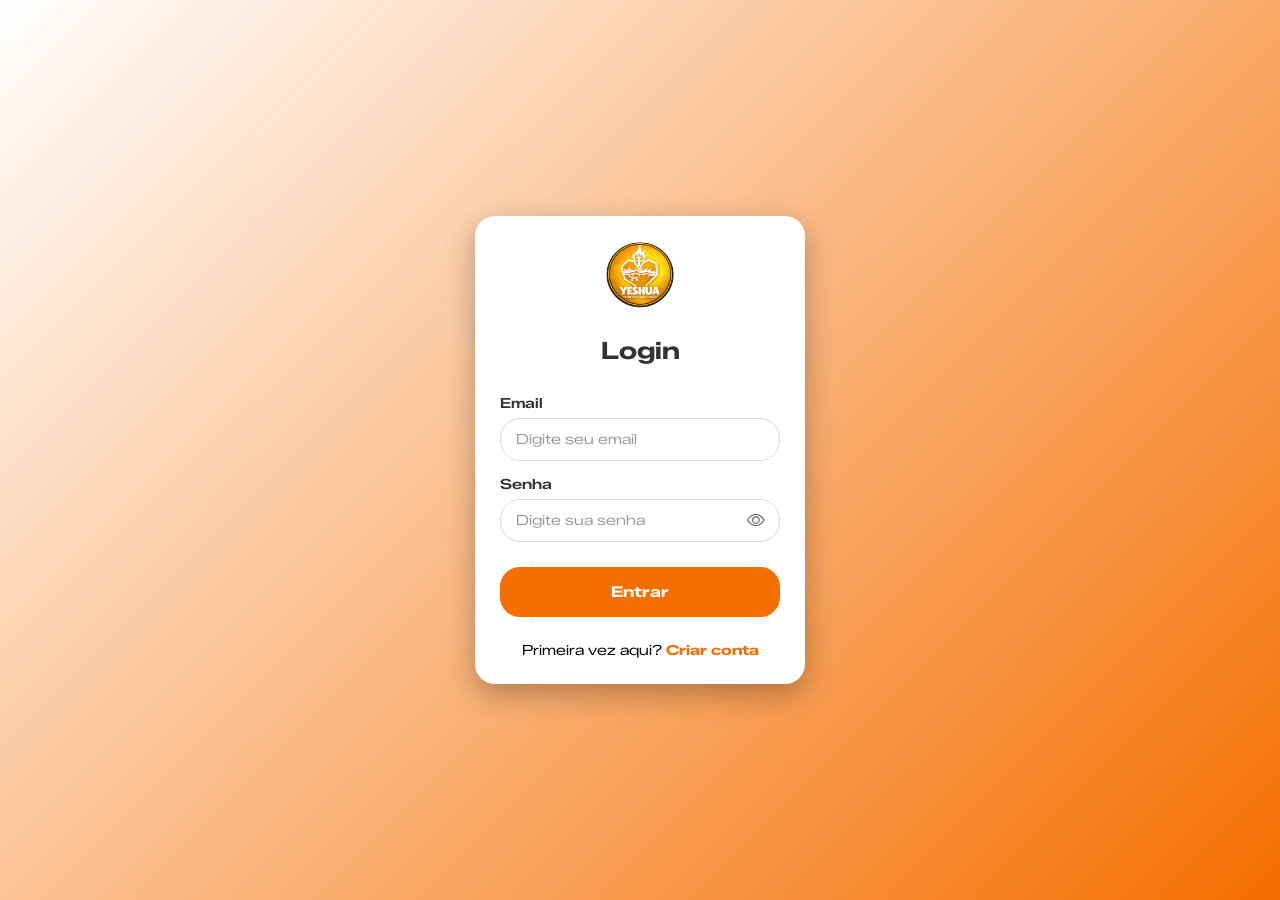
<file: index.html>
<!DOCTYPE html>
<html lang="pt-br">

<head>
    <meta charset="UTF-8">
    <meta name="viewport" content="width=device-width, initial-scale=1.0">
    <link href="https://fonts.googleapis.com/css2?family=Zalando+Sans+Expanded:wght@200..900&display=swap" rel="stylesheet">
    <link rel="stylesheet" href="https://cdn.jsdelivr.net/npm/bootstrap-icons@1.13.1/font/bootstrap-icons.min.css">
    <title>Login | Clube Yeshua</title>
    <link rel="stylesheet" href="style.css">
</head>

<body>
    <div class="container">

        <form class="form" id="formLogin">

            <div class="logo">
                <img src="images/clube_yeshua_imgLogo.png" class="imgLogo">
            </div>

            <h2 id="tituloForm">Login</h2>

            <div class="campo" id="campoNome" style="display: none;">
                <label>Nome + Yeshua</label>
                <input type="text" id="nomeUsuario" placeholder="Everton Yeshua">
            </div>

            <div class="campo">
                <label>Email</label>
                <input type="email" id="emailUsuario" placeholder="Digite seu email" required>
            </div>

            <div class="campo">
                <label id="labelSenha">Senha</label>
                <div class="inputSenha">
                    <input type="password" id="senhaUsuario" placeholder="Digite sua senha" required>
                    <i class="bi bi-eye" id="toggleSenha"></i>
                </div>
            </div>

            <button type="submit" id="btnAcao">Entrar</button>

            <p class="msgCadastro">
                <span id="textoAlternar">Primeira vez aqui?</span> 
                <span id="criarConta" style="color: #f56e00; cursor: pointer; font-weight: bold;">Criar conta</span>
            </p>

        </form>

    </div>

    

    <script src="script.js"></script>
</body>

</html>
</file>
<file: style.css>
* {
    margin: 0;
    padding: 0;
    box-sizing: border-box;
    font-family: "Zalando Sans Expanded", sans-serif;
}

body {
    height: 100vh;
    display: flex;
    justify-content: center;
    align-items: center;
    background: linear-gradient(135deg, #ffffff, #f56e00);
}

.container {
    background: #fff;
    padding: 25px;
    border-radius: 20px;
    box-shadow: 0 10px 30px #00000048;
    width: 330px;
}

.logo {
    display: flex;
    justify-content: center;
    margin-bottom: 10px;
}

.imgLogo {
    height: 70px;
    width: 70px;
}

#tituloForm {
    text-align: center;
    margin-bottom: 15px;
    font-size: 1.5rem;
    color: #333;
}

.form {
    display: flex;
    flex-direction: column;
    gap: 15px;
}

/* Estilização Geral dos Campos */
.campo {
    display: flex;
    flex-direction: column;
}

.campo label {
    font-size: 14px;
    font-weight: 600;
    margin-bottom: 6px;
    color: #333;
}

/* AQUI: Garantindo 20px em todos os inputs */
.campo input, 
.inputSenha input {
    width: 100%;
    padding: 12px 15px;
    border-radius: 20px; /* Alterado para 20px */
    border: 1px solid #dcdcdc;
    font-size: 14px;
    outline: none;
    transition: 0.3s;
}

.campo input::placeholder {
    color: #999;
}

.campo input:focus,
.inputSenha input:focus {
    border-color: #f5c800;
    box-shadow: 0 0 0 3px #f5c8002a;
}

/* Ajuste específico para o container da senha */
.inputSenha {
    position: relative;
    display: flex;
    align-items: center;
}

.inputSenha i {
    position: absolute;
    right: 15px;
    cursor: pointer;
    font-size: 18px;
    color: #666;
}

/* Estilização do Botão */
.form button {
    padding: 13px;
    border: 3px solid #f56e00;
    border-radius: 20px;
    background: #f56e00;
    color: #fff;
    font-size: 15px;
    font-weight: bold;
    cursor: pointer;
    transition: 0.3s;
    margin-top: 10px;
}

.form button:hover {
    background: #fff;
    border: 3px solid #f56e00;
    color: #f56e00;
}

/* Mensagem de rodapé */
.msgCadastro {
    text-align: center;
    font-size: 14px;
    margin-top: 10px;
}

#criarConta:hover {
    text-decoration: underline;
}
</file>
<file: clube.css>
*{
    font-family: "Zalando Sans Expanded", sans-serif;
    margin: 0;
    padding: 0;
    box-sizing: border-box;
}
body{
    background-color: #fff;
}
header{
    background: linear-gradient(135deg, #ffffff 0%, #fff9d6 40%, #f5dd00 100%);
    width: 100%;
    left: 0;
    top: 0;
    position: fixed;
    z-index: 1000;
    display: flex;
    justify-content: center;
    gap: 80px;
    align-items: center;
    padding: 10px;
}
.imgLogo{
    height: 60px;
    width: 65px;
}
.menuToggle{
    display:none;
    font-size:28px;
    background:none;
    border:none;
    cursor:pointer;
}
.menuToggle i{
    transition: transform 0.35s ease, opacity 0.25s ease;
}
.menuToggle.active i{
    transform: rotate(180deg) scale(1.1);
}
.menu{
    display: flex;
    align-items: center;
    list-style: none;
    gap: 20px;
}
li a{
    text-decoration: none;
    color: #000000e1;
    font-size: 11px;
    font-weight: 600;
    display: inline-block;
    transition: 0.3s;
    position: relative;
}
li a::after{
    content: "";
    position: absolute;
    left: 0;
    bottom: -3px;
    width: 0%;
    height: 2px;
    background-color: #f56e00;
    transition: 0.3s;
}
li a:hover::after{
    width: 100%;
}
.btn{
    background-color: #ffffff;
    display: flex;
    align-items: center;
    justify-content: center;
    padding: 7px 17px;
    border: 3px solid #f56e00;
    border-radius: 25px;
    color: #f56e00;
    font-weight: 600;
    font-size: 13px;
    cursor: pointer;
    transition: all 0.3s ease;
    margin: 15px auto 0 auto; /* top | right | bottom | left */
    width: fit-content;
}

.btn:hover{
   background-color: #f56e00;
   border: 3px solid #fff;
   color: #fff;
}

.imgPix{
    width: 25px;
    height: 25px;
}
.user{
    position: relative;
    text-decoration: none;
    cursor: pointer;
    transition: 0.3s ease-in-out;
}
.user:hover{
    transform: scale(1.03);
}
.user h1{
    text-decoration: none;
    letter-spacing: 1px;
    color: #0011ff;
    font-size: 11px;
    font-weight: 700;
}
.user i{
    font-size: 17px;
    margin-left: 5px;
}
.sair{
    margin-left: 80px;
    display: flex;
    justify-content: center;
    align-items: center;
    cursor: pointer;
}
.sair h3{
   font-size: 12px;
   background-color: #ff0000;
   color: #fff;
   padding: 5px;
   transition: 0.3s;
}
.sair h3:hover{
    background-color: #fff;
    color: #ff0000;
}
span{
    background-color: #f56e00;
    color: #ffffff;
    padding: 10px;
    border: none;
    border-radius: 30px;
}
p{
    text-align: center;
    color: #000000e1;
    margin-top: 20px;
    font-size: 14px;
}
.whats{
    position: fixed;
    bottom: 25px;   
    right: 25px;    
    background: #25D366;
    width: 65px;
    height: 65px;
    border-radius: 50%;
    display: flex;
    justify-content: center;
    align-items: center;
    box-shadow: 0 8px 20px #00000033;
    cursor: pointer;
    transition: 0.3s;
    z-index: 999;
}

.whats:hover{
    transform: scale(1.08);
}

.imgWhats{
    width: 50px;
    height: 50px;
}
.text{
    margin-top: 10%;
    text-align: center;
    font-size: 45px;
}
.textFunciona{
    text-align: center;
    font-size: 25px;
    font-weight: 400;
    margin-top: 60px;
    color: #000000dc;
}
.pText{
    text-align: center;
    margin-top: 5px;
    color: #000000dc;
    font-family: Arial, Helvetica, sans-serif;
}
.number{
    margin-top: 30px;
    display: flex;
    justify-content: center;
    gap: 40px;
}
.box{
    display: flex;
    flex-direction: column;
    align-items: center;
    text-align: center;
}

.textBox{
    background-color: #f5dd00;
    border-radius: 50%;
    width: 60px;
    height: 60px;
    display: flex;
    justify-content: center;
    align-items: center;
    color: #fff;
}

.pBox{
    margin-top: 10px;
    font-size: 12px;
}
.container{
    margin-top: 30px;
    display: flex;
    justify-content: center;
    align-items: center;
    gap: 20px;
}
.area{
    height: 150px;
    width: 200px;
    background-color: #fff;
    padding: 10px;
    border-radius: 10px;
    border: 2px solid #f56e00;
    transition: 0.3s;
}
.area:hover{
    transform: translateY(-3px);
}
.area i{
    display: flex;
    justify-content: center;
    font-size: 25px;
    color: #f56e00;
}
.text2{
    text-align: center;
    font-size: 25px;
    font-weight: 400;
    margin-top: 60px;
    color: #000000dc;
}
.textArea{
    font-size: 14px;
    font-weight: 500;
    color: #000000dc;
    text-align: center;
    margin-top: 10px;
}
.pArea{
    font-size: 12px;
    margin-top: 10px;
}

.text3{
    text-align: center;
    font-size: 25px;
    font-weight: 400;
    margin-top: 60px;
    color: #000000dc;
}
.espaco{
    margin-top: 30px;
    display: flex;
    justify-content: center;
    align-items: center;
    gap: 20px;
}
.space{
    height: 490px;
    width: 230px;
    background-color: #fff;
    padding: 25px;
    border: 2px solid #f56e00;
    border-radius: 16px;
    transition: 0.3s;
    display: flex;
    flex-direction: column;
}
.space:hover{
    box-shadow: 0 8px 25px #f5c80058;
}

.btnNivel{
    margin-top: auto;
    background-color: #f5dd00;
    border: 2px solid #fff;
    border-radius: 15px;
  padding: 10px;
    color: #000000;
    width: 100%;
    font-weight: 600;
    cursor: pointer;
    transition: 0.3s;
}
.btnNivel:hover{
    background-color: #fff;
    color: #000000e1;
    border: 2px solid #f5dd00;
}

.btnNivelfamilia{
    margin-top: auto;
    background-color: #f56e00;
    border: 2px solid #fff;
    border-radius: 15px;
    padding: 10px;
    color: #000000;
    width: 100%;
    font-weight: 600;
    cursor: pointer;
    transition: 0.3s;
}
.btnNivelfamilia:hover{
    background-color: #fff;
    color: #f56e00;
    border: 2px solid #f56e00;
}
.btnNivel i,
.btnNivelfamilia i{
    margin-left: 5px;
}
#iconeFolha{
    color: #1ae71a;
}
#iconeFolha,
#iconeFogo,
#iconeEstrela,
#iconeCoracao{
    margin-top: 5px;
    display: flex;
    justify-content: center;
    font-size: 25px;
}
#iconeFogo{
    color: #ff0000;
}
#iconeEstrela,
#iconeCoracao{
    color: #f5dd00;
}
.textSpace{
    font-size: 20px;
    text-align: center;
    margin-top: 10px;
}
.textValor{
    font-family: Georgia, 'Times New Roman', Times, serif;
    font-size: 25px;
    text-align: center;
    color: #f56e00;
    margin-top: 15px;
}
.pSpace{
    font-size: 12px;
    margin-top: 10px;
}
.pAdd{
    text-align: start;
    font-size: 12px;
    margin-top: 15px;
}
.pAdd i{
    color: #211ae7;
    font-size: 15px;
}
.yeshua-footer {
    margin-top: 50px;
    text-align: center;
    width: 100%;
}
.main-content {
    background: linear-gradient(135deg, #ffffff 0%, #fff9d6 40%, #f5dd00 100%);
    color: white;
    padding: 60px 20px;
}
.main-content h2 {
    color: #000000e1;
    font-size: 25px;
    margin-bottom: 15px;
    font-weight: serif; 
}
.main-content p {
    color: #000000e1;
    font-size: 15px;
    max-width: 600px;
    margin: 0 auto 30px auto;
    line-height: 1.5;
}
.copyright {
    background-color: white;
    color: #666;
    padding: 20px;
    font-size: 0.85rem;
}
.modalSair{
    position: fixed;
    top:0;
    left:0;
    width:100%;
    height:100%;
    background:#00000080;
    display:none;
    justify-content:center;
    align-items:center;
    z-index: 2000;
}

.modalSair.active{
    display:flex;
}

.modalBox{
    background:#fff;
    padding:30px;
    border-radius:12px;
    text-align:center;
    width:300px;
    box-shadow:0 10px 30px #00000030;
}

.botoes{
    margin-top:20px;
    display:flex;
    justify-content:center;
    gap:15px;
}

.btnSim{
    background:#e53935;
    border:none;
    padding:10px 20px;
    border-radius:8px;
    color:#fff;
    cursor:pointer;
}

.btnNao{
    background:#ccc;
    border:none;
    padding:10px 20px;
    border-radius:8px;
    cursor:pointer;
}







/* MOBILE */

@media (max-width:768px){
    header{
        display: flex;
        justify-content: space-between;
        padding: 7px;
    }
    .imgLogo{
        margin-left: 10px;
        height: 50px;
        width: 50px;
    }
    .user{
       margin-left: 25px;
    }
    .user a{
        font-size: 11px;
    }
    .text{
        margin-top: 110px;
        font-size: 35px;
    }

    .menuToggle{
        margin-right: 10px;
        display:block;
    }
    .menu{
        position:absolute;
        top:62px;
        left:0;
        width:100%;
        background:#fff;
        box-shadow: 0 8px 20px #00000042;
        border-radius: 0 0 20px 20px;
        flex-direction:column;
        align-items:center;
        gap:25px;
        padding:25px 0;
        display:flex;
        align-items: flex-start;
        opacity:0;
        transform:translateY(-15px);
        pointer-events:none;
        transition:0.3s ease;
    }
    .menu.active{
        opacity:1;
        transform:translateY(0);
        pointer-events:auto;
    }
    li a{
        margin-left: 25px;
    }
    .btn{
        margin: 15px auto 0 auto; /* top | right | bottom | left */
        display: flex;
    }
    .textBox{
        width: 50px;
        height: 50px;
    }
    .container,
    .espaco{
        display: flex;
        flex-direction: column;
    }
    .area,
    .space{
        width: 95%;
    }
    .btnNivel,
    .btnNivelfamilia{
        font-size: 15px;
    }
    .sair{
       margin: 0 auto;
    }
    .main-content h2{
        font-size: 20px;
    }
    .main-content p{
        font-size: 12px;
    }
}
</file>
